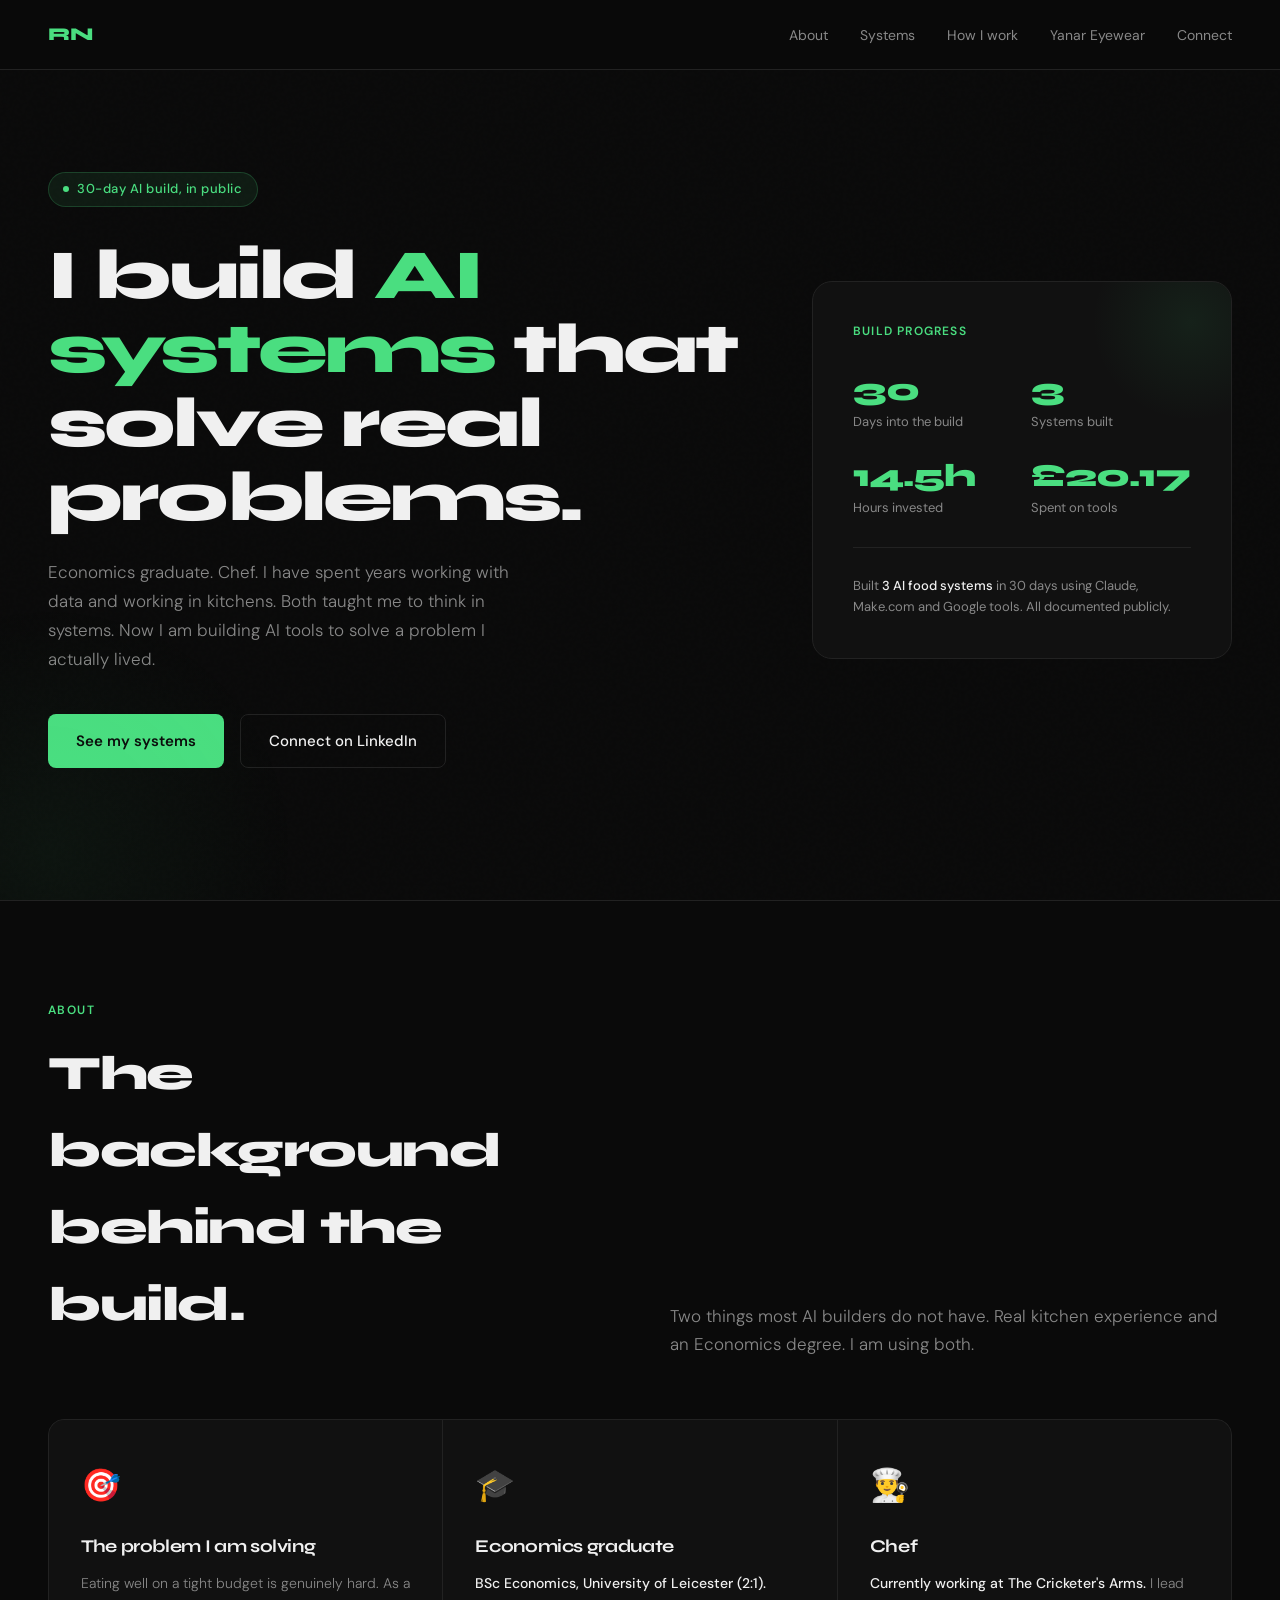
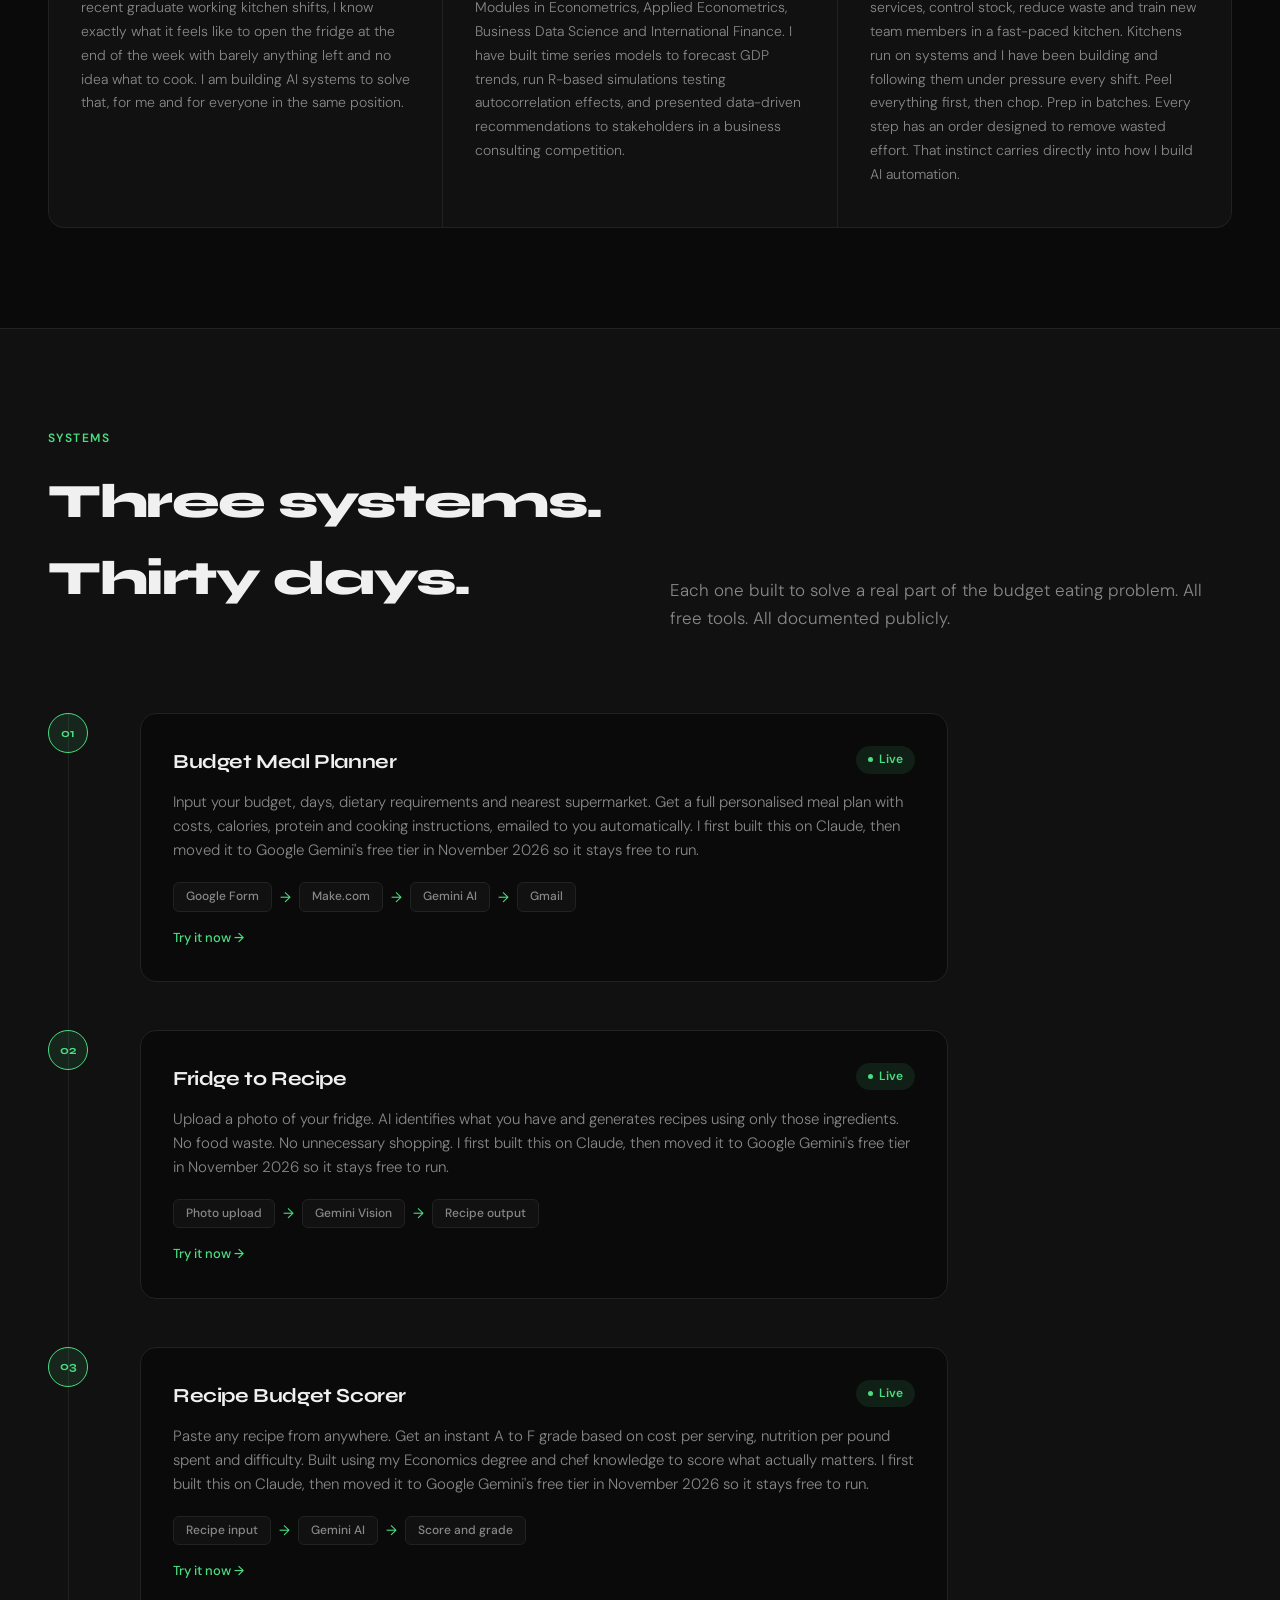
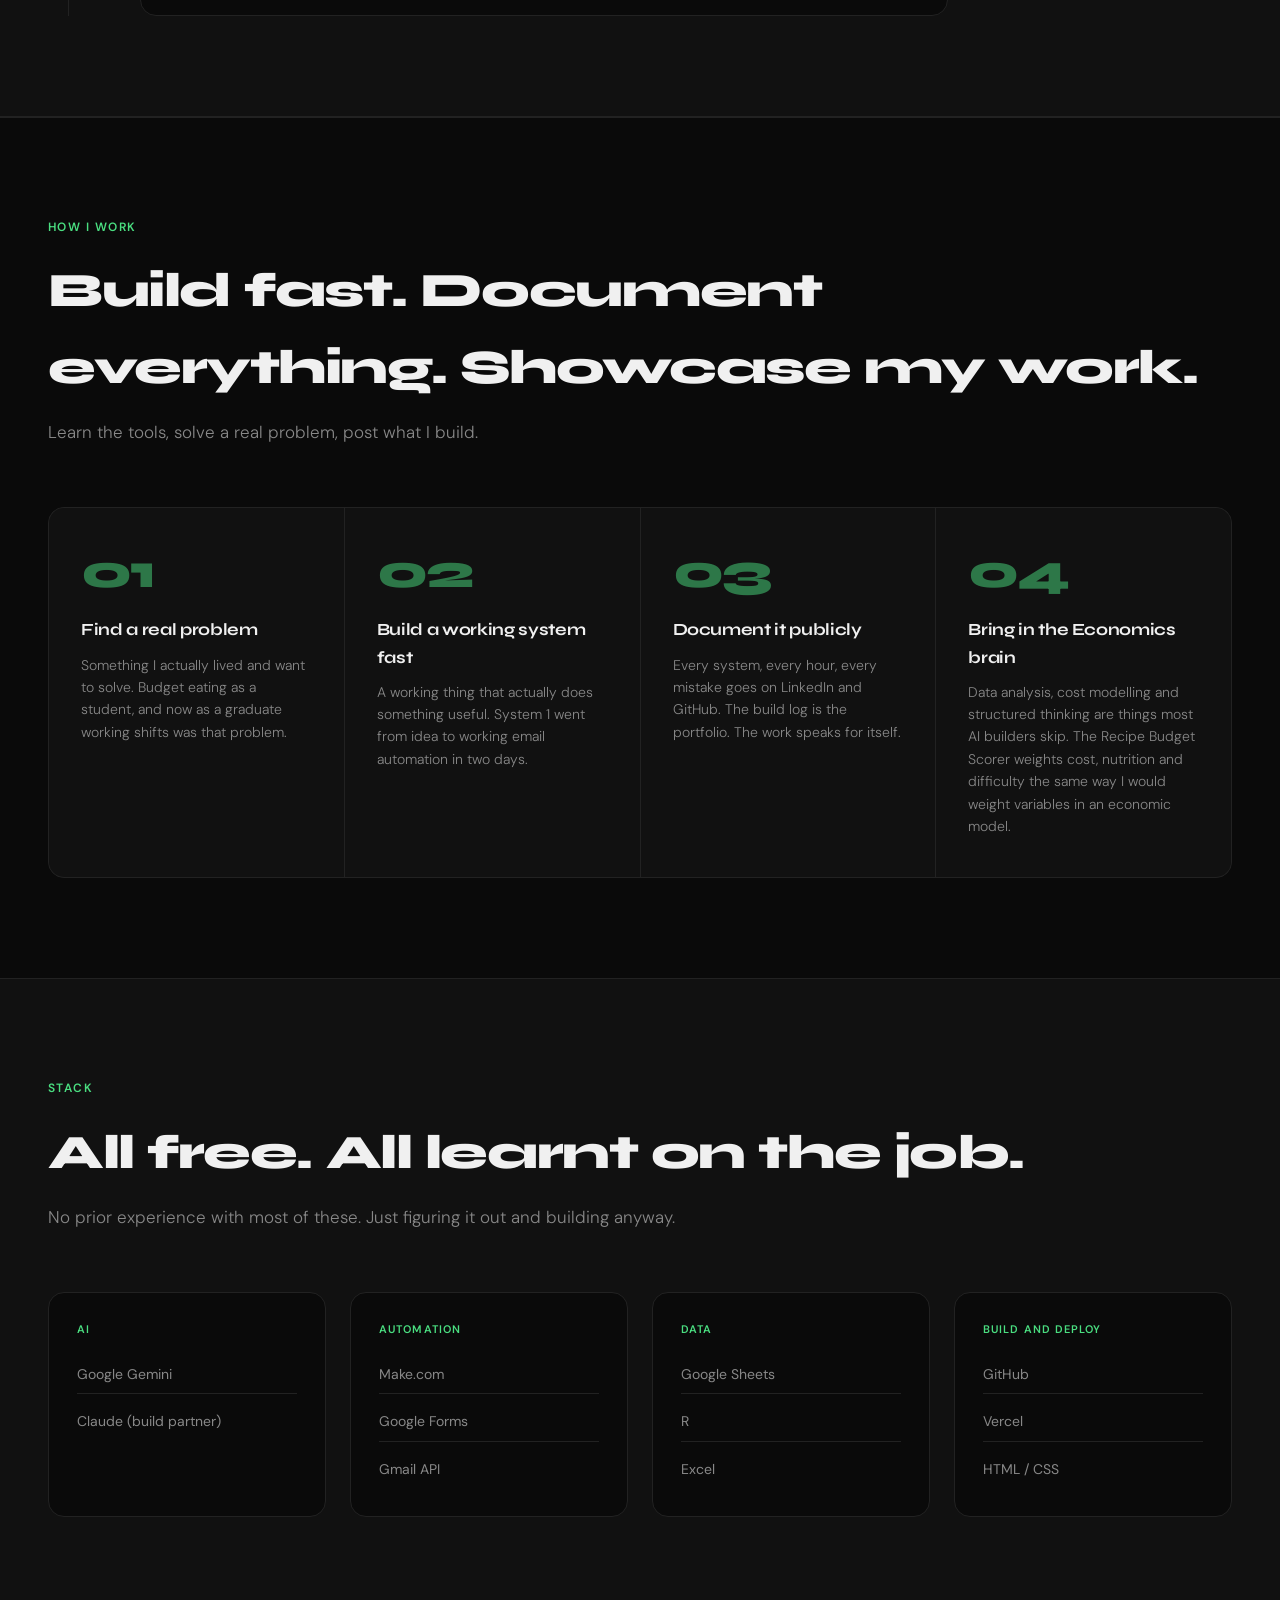
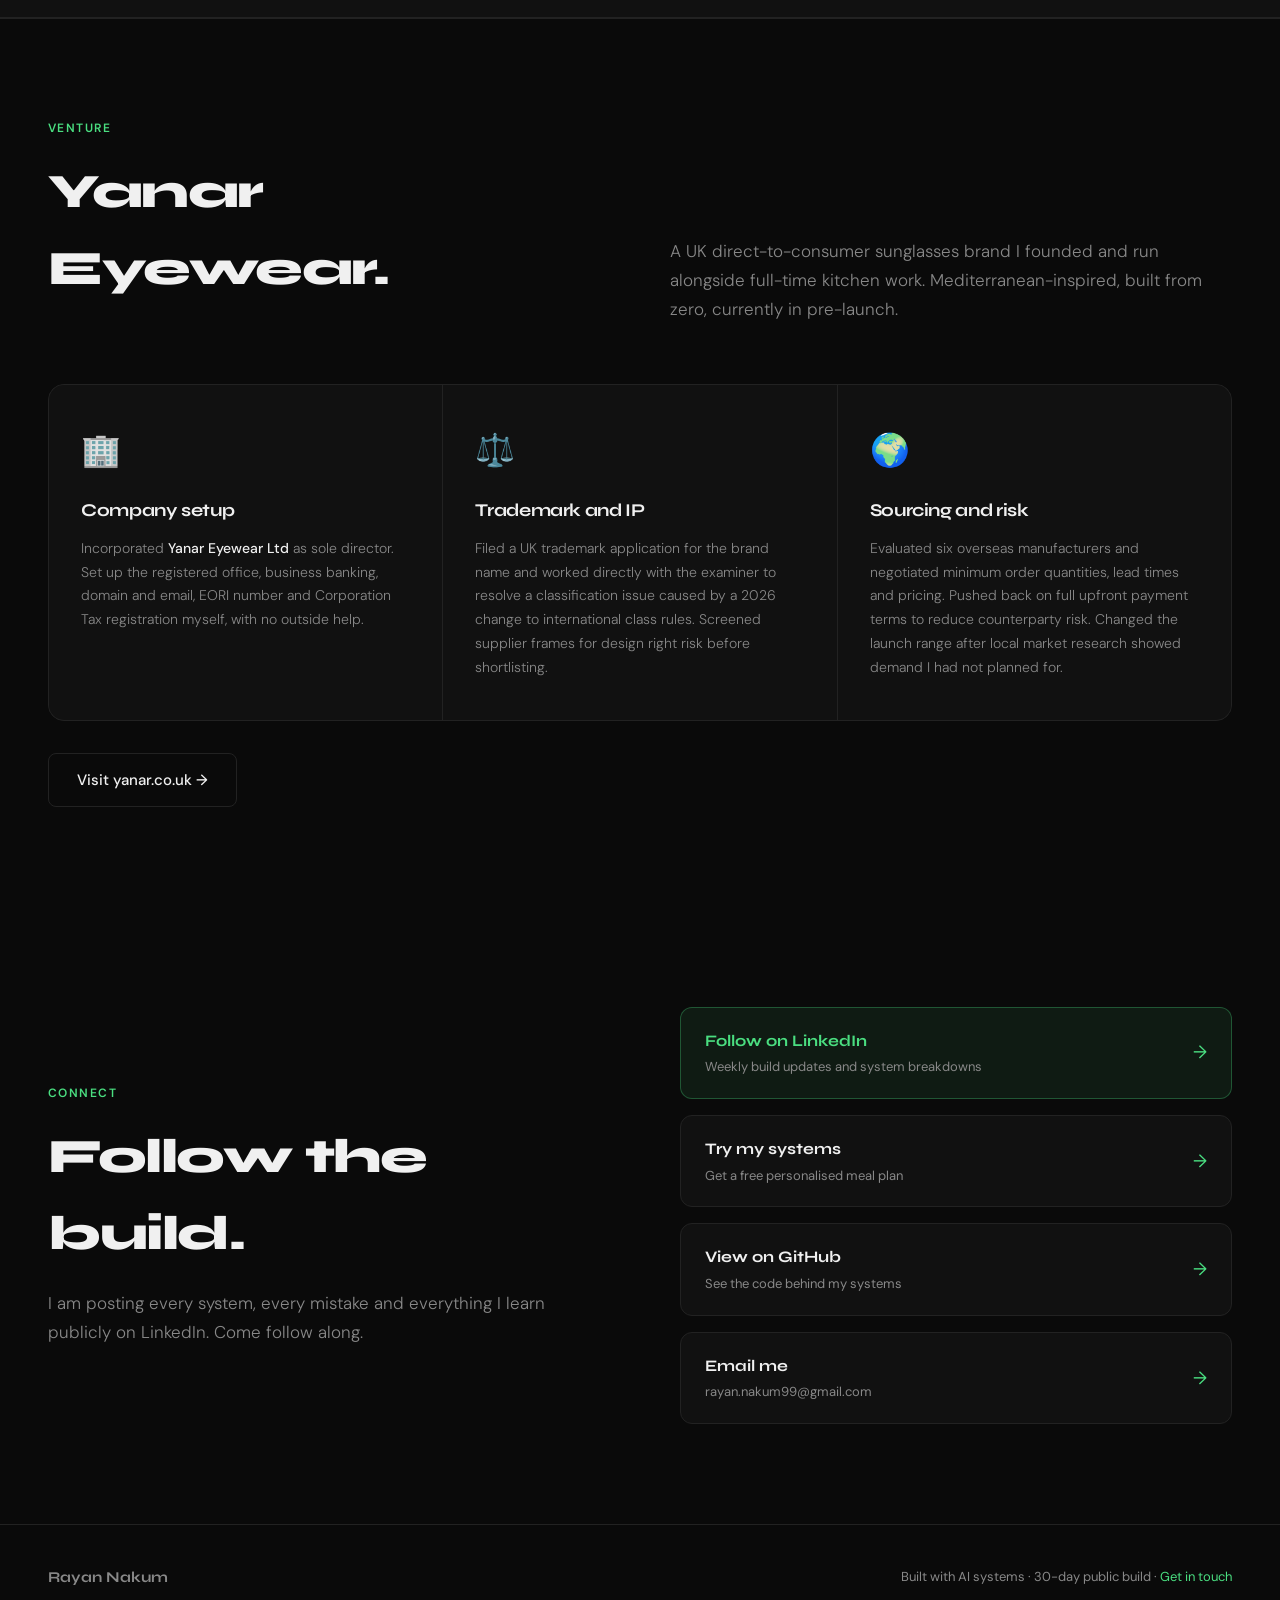
<file: index.html>
<!-- Copyright 2026 Rayan Nakum. rayannakum.co.uk. All rights reserved. -->
<!DOCTYPE html>
<html lang="en">
<head>
  <meta charset="UTF-8" />
  <meta name="viewport" content="width=device-width, initial-scale=1.0" />
  <title>Rayan Nakum | AI Systems Builder and Economics Graduate</title>
  <meta name="description" content="Rayan Nakum is an Economics graduate and Chef building AI food automation systems in public. Solving real budget eating problems with Claude, Make.com and Google tools." />
  <meta name="keywords" content="Rayan Nakum, AI systems, budget meal planner, AI automation, Economics graduate, Chef, Make.com, Claude AI" />
  <meta name="author" content="Rayan Nakum" />
  <link rel="canonical" href="https://rayannakum.co.uk" />
  <meta property="og:type" content="website" />
  <meta property="og:url" content="https://rayannakum.co.uk" />
  <meta property="og:title" content="Rayan Nakum | AI Systems Builder" />
  <meta property="og:description" content="Economics graduate and Chef building AI food automation systems in public. 3 systems. 30 days. All free tools." />
  <meta property="og:image" content="https://rayannakum.co.uk/og-image.png" />
  <meta property="og:site_name" content="Rayan Nakum" />
  <meta name="twitter:card" content="summary_large_image" />
  <meta name="twitter:title" content="Rayan Nakum | AI Systems Builder" />
  <meta name="twitter:description" content="Economics graduate and Chef building AI food automation systems in public. 3 systems. 30 days. All free tools." />
  <meta name="twitter:image" content="https://rayannakum.co.uk/og-image.png" />
  <meta name="robots" content="index, follow" />
  <link href="https://fonts.googleapis.com/css2?family=Syne:wght@400;600;700;800&family=DM+Sans:ital,wght@0,300;0,400;0,500;1,300&display=swap" rel="stylesheet" />
  <style>
    *, *::before, *::after { box-sizing: border-box; margin: 0; padding: 0; }
    :root {
      --bg: #0a0a0a; --bg2: #111111; --bg3: #161616;
      --border: #222222; --green: #4ade80;
      --text: #f0f0f0; --muted: #888888;
    }
    html { scroll-behavior: smooth; }
    body { background: var(--bg); color: var(--text); font-family: 'DM Sans', sans-serif; font-size: 16px; line-height: 1.6; overflow-x: hidden; }
    body::before { content: ''; position: fixed; inset: 0; background-image: url("data:image/svg+xml,%3Csvg viewBox='0 0 256 256' xmlns='http://www.w3.org/2000/svg'%3E%3Cfilter id='noise'%3E%3CfeTurbulence type='fractalNoise' baseFrequency='0.9' numOctaves='4' stitchTiles='stitch'/%3E%3C/filter%3E%3Crect width='100%25' height='100%25' filter='url(%23noise)' opacity='0.03'/%3E%3C/svg%3E"); pointer-events: none; z-index: 0; opacity: 0.4; }
    nav { position: fixed; top: 0; left: 0; right: 0; z-index: 100; padding: 20px 48px; display: flex; justify-content: space-between; align-items: center; background: rgba(10,10,10,0.85); backdrop-filter: blur(12px); border-bottom: 1px solid var(--border); }
    .nav-logo { font-family: 'Syne', sans-serif; font-weight: 800; font-size: 18px; color: var(--green); text-decoration: none; }
    .nav-links { display: flex; gap: 32px; list-style: none; }
    .nav-links a { color: var(--muted); text-decoration: none; font-size: 14px; transition: color 0.2s; }
    .nav-links a:hover { color: var(--text); }
    .btn-primary { display: inline-flex; align-items: center; gap: 8px; background: var(--green); color: #0a0a0a; font-weight: 600; font-size: 15px; padding: 14px 28px; border-radius: 8px; text-decoration: none; transition: all 0.2s; font-family: 'DM Sans', sans-serif; }
    .btn-primary:hover { background: #86efac; transform: translateY(-1px); }
    .btn-secondary { display: inline-flex; align-items: center; gap: 8px; background: transparent; color: var(--text); font-weight: 500; font-size: 15px; padding: 14px 28px; border-radius: 8px; text-decoration: none; border: 1px solid var(--border); transition: all 0.2s; }
    .btn-secondary:hover { border-color: var(--green); color: var(--green); }
    .section-label { font-size: 12px; font-weight: 600; color: var(--green); letter-spacing: 0.12em; text-transform: uppercase; margin-bottom: 16px; }
    .section-title { font-family: 'Syne', sans-serif; font-size: clamp(32px, 4vw, 48px); font-weight: 800; letter-spacing: -0.03em; margin-bottom: 16px; }
    .section-sub { color: var(--muted); font-size: 17px; line-height: 1.7; margin-bottom: 60px; font-weight: 300; }
    @keyframes pulse { 0%, 100% { opacity: 1; } 50% { opacity: 0.3; } }
    @keyframes fadeUp { to { opacity: 1; transform: translateY(0); } }
    .fade-in { opacity: 0; transform: translateY(20px); animation: fadeUp 0.6s ease forwards; }
    .fade-in:nth-child(1) { animation-delay: 0.1s; }
    .fade-in:nth-child(2) { animation-delay: 0.2s; }
    .fade-in:nth-child(3) { animation-delay: 0.3s; }
    .fade-in:nth-child(4) { animation-delay: 0.4s; }

    /* HERO */
    .hero { min-height: 100vh; display: grid; grid-template-columns: 1fr 420px; gap: 60px; align-items: center; padding: 120px 48px 80px; position: relative; overflow: hidden; }
    .hero::after { content: ''; position: absolute; bottom: -200px; left: -200px; width: 500px; height: 500px; background: radial-gradient(circle, rgba(74,222,128,0.05) 0%, transparent 70%); pointer-events: none; }
    .hero-left { display: flex; flex-direction: column; }
    .hero-tag { display: inline-flex; align-items: center; gap: 8px; background: rgba(74,222,128,0.08); border: 1px solid rgba(74,222,128,0.2); color: var(--green); font-size: 13px; font-weight: 500; padding: 6px 14px; border-radius: 100px; margin-bottom: 32px; width: fit-content; letter-spacing: 0.04em; }
    .hero-tag::before { content: ''; width: 6px; height: 6px; background: var(--green); border-radius: 50%; animation: pulse 2s infinite; }
    .hero h1 { font-family: 'Syne', sans-serif; font-weight: 800; font-size: clamp(40px, 5.5vw, 72px); line-height: 1.05; letter-spacing: -0.04em; margin-bottom: 24px; }
    .hero h1 em { font-style: normal; color: var(--green); }
    .hero-sub { font-size: 17px; color: var(--muted); line-height: 1.7; margin-bottom: 40px; font-weight: 300; max-width: 480px; }
    .hero-cta { display: flex; gap: 16px; flex-wrap: wrap; }
    .stats-card { background: var(--bg2); border: 1px solid var(--border); border-radius: 20px; padding: 40px; position: relative; overflow: hidden; }
    .stats-card::before { content: ''; position: absolute; top: -60px; right: -60px; width: 200px; height: 200px; background: radial-gradient(circle, rgba(74,222,128,0.08) 0%, transparent 70%); }
    .stats-card-label { font-size: 12px; font-weight: 600; color: var(--green); letter-spacing: 0.1em; text-transform: uppercase; margin-bottom: 32px; }
    .stats-grid { display: grid; grid-template-columns: 1fr 1fr; gap: 28px; }
    .stat-value { font-family: 'Syne', sans-serif; font-size: 32px; font-weight: 800; color: var(--green); letter-spacing: -0.03em; line-height: 1; margin-bottom: 6px; }
    .stat-label { font-size: 13px; color: var(--muted); }
    .stats-divider { height: 1px; background: var(--border); margin: 28px 0; }
    .stats-note { font-size: 13px; color: var(--muted); line-height: 1.6; }
    .stats-note strong { color: var(--text); font-weight: 500; }

    /* ABOUT */
    .about-section { padding: 100px 48px; border-top: 1px solid var(--border); }
    .about-header { display: grid; grid-template-columns: 1fr 1fr; gap: 60px; align-items: end; margin-bottom: 60px; }
    .about-header .section-sub { margin-bottom: 0; }
    .about-row { display: grid; grid-template-columns: repeat(3, 1fr); gap: 1px; background: var(--border); border: 1px solid var(--border); border-radius: 16px; overflow: hidden; }
    .about-col { background: var(--bg2); padding: 40px 32px; transition: background 0.2s; }
    .about-col:hover { background: var(--bg3); }
    .about-col-icon { font-size: 32px; margin-bottom: 20px; display: block; }
    .about-col h3 { font-family: 'Syne', sans-serif; font-size: 18px; font-weight: 700; margin-bottom: 12px; letter-spacing: -0.02em; }
    .about-col p { color: var(--muted); font-size: 14px; line-height: 1.7; font-weight: 300; }
    .about-col p strong { color: var(--text); font-weight: 500; }

    /* SYSTEMS TIMELINE */
    .systems-section { padding: 100px 48px; background: var(--bg2); border-top: 1px solid var(--border); border-bottom: 1px solid var(--border); }
    .systems-header { display: grid; grid-template-columns: 1fr 1fr; gap: 60px; align-items: end; margin-bottom: 80px; }
    .systems-header .section-sub { margin-bottom: 0; }
    .timeline { position: relative; max-width: 900px; }
    .timeline::before { content: ''; position: absolute; left: 20px; top: 0; bottom: 0; width: 1px; background: var(--border); }
    .timeline-item { display: grid; grid-template-columns: 60px 1fr; gap: 32px; position: relative; }
    .timeline-item:not(:last-child) { padding-bottom: 48px; }
    .timeline-dot { width: 40px; height: 40px; border-radius: 50%; background: var(--bg); border: 1px solid var(--border); display: flex; align-items: center; justify-content: center; font-family: 'Syne', sans-serif; font-size: 12px; font-weight: 700; color: var(--muted); flex-shrink: 0; position: relative; z-index: 1; }
    .timeline-dot.live { background: rgba(74,222,128,0.1); border-color: var(--green); color: var(--green); }
    .timeline-dot.building { background: rgba(251,191,36,0.1); border-color: #fbbf24; color: #fbbf24; }
    .timeline-content { background: var(--bg); border: 1px solid var(--border); border-radius: 16px; padding: 32px; transition: border-color 0.2s; }
    .timeline-content:hover { border-color: rgba(74,222,128,0.3); }
    .timeline-header { display: flex; justify-content: space-between; align-items: flex-start; margin-bottom: 12px; flex-wrap: wrap; gap: 12px; }
    .timeline-title { font-family: 'Syne', sans-serif; font-size: 20px; font-weight: 700; letter-spacing: -0.02em; }
    .system-status { display: inline-flex; align-items: center; gap: 6px; font-size: 12px; font-weight: 600; padding: 4px 12px; border-radius: 100px; }
    .status-dot { width: 5px; height: 5px; border-radius: 50%; }
    .status-live { background: rgba(74,222,128,0.1); color: var(--green); }
    .status-live .status-dot { background: var(--green); animation: pulse 2s infinite; }
    .status-building { background: rgba(251,191,36,0.1); color: #fbbf24; }
    .status-building .status-dot { background: #fbbf24; }
    .status-planned { background: rgba(136,136,136,0.1); color: var(--muted); }
    .status-planned .status-dot { background: var(--muted); }
    .timeline-desc { color: var(--muted); font-size: 15px; line-height: 1.6; font-weight: 300; margin-bottom: 20px; }
    .timeline-flow { display: flex; align-items: center; gap: 8px; flex-wrap: wrap; }
    .flow-step { background: var(--bg2); border: 1px solid var(--border); border-radius: 6px; padding: 4px 12px; font-size: 12px; font-weight: 500; color: var(--muted); }
    .flow-arrow { color: var(--green); font-size: 14px; }
    .timeline-link { display: inline-flex; align-items: center; gap: 6px; color: var(--green); font-size: 13px; font-weight: 500; text-decoration: none; margin-top: 16px; transition: gap 0.2s; }
    .timeline-link:hover { gap: 10px; }

    /* PROCESS */
    .process-section { padding: 100px 48px; border-top: 1px solid var(--border); }
    .process-steps { display: grid; grid-template-columns: repeat(4, 1fr); gap: 1px; background: var(--border); border: 1px solid var(--border); border-radius: 16px; overflow: hidden; }
    .process-step { background: var(--bg2); padding: 40px 32px; transition: background 0.2s; }
    .process-step:hover { background: var(--bg3); }
    .process-step-num { font-family: 'Syne', sans-serif; font-size: 48px; font-weight: 800; color: rgba(74,222,128,0.5); letter-spacing: -0.04em; line-height: 1; margin-bottom: 20px; }
    .process-step h3 { font-family: 'Syne', sans-serif; font-size: 17px; font-weight: 700; margin-bottom: 10px; letter-spacing: -0.02em; }
    .process-step p { color: var(--muted); font-size: 14px; line-height: 1.6; font-weight: 300; }

    /* STACK */
    .stack-section { padding: 100px 48px; background: var(--bg2); border-top: 1px solid var(--border); border-bottom: 1px solid var(--border); }
    .stack-categories { display: grid; grid-template-columns: repeat(4, 1fr); gap: 24px; }
    .stack-cat { background: var(--bg); border: 1px solid var(--border); border-radius: 16px; padding: 28px; }
    .stack-cat-label { font-size: 11px; font-weight: 600; color: var(--green); letter-spacing: 0.1em; text-transform: uppercase; margin-bottom: 16px; }
    .stack-items { display: flex; flex-direction: column; gap: 8px; }
    .stack-item { font-size: 14px; color: var(--muted); font-weight: 400; padding: 8px 0; border-bottom: 1px solid var(--border); transition: color 0.2s; }
    .stack-item:last-child { border-bottom: none; }
    .stack-item:hover { color: var(--text); }

    /* CONNECT */
    .connect-section { padding: 100px 48px; display: grid; grid-template-columns: 1fr 1fr; gap: 80px; align-items: center; }
    .connect-left .section-sub { margin-bottom: 0; }
    .connect-right { display: flex; flex-direction: column; gap: 16px; }
    .connect-link { display: flex; align-items: center; justify-content: space-between; background: var(--bg2); border: 1px solid var(--border); border-radius: 12px; padding: 20px 24px; text-decoration: none; color: var(--text); transition: all 0.2s; }
    .connect-link:hover { border-color: var(--green); background: var(--bg3); }
    .connect-link-left { display: flex; flex-direction: column; gap: 4px; }
    .connect-link-title { font-family: 'Syne', sans-serif; font-size: 16px; font-weight: 700; }
    .connect-link-sub { font-size: 13px; color: var(--muted); }
    .connect-link-arrow { color: var(--green); font-size: 18px; transition: transform 0.2s; }
    .connect-link:hover .connect-link-arrow { transform: translateX(4px); }
    .connect-link.primary { background: rgba(74,222,128,0.08); border-color: rgba(74,222,128,0.3); }
    .connect-link.primary .connect-link-title { color: var(--green); }

    /* FOOTER */
    footer { padding: 40px 48px; display: flex; justify-content: space-between; align-items: center; border-top: 1px solid var(--border); }
    .footer-name { font-family: 'Syne', sans-serif; font-weight: 700; font-size: 15px; color: var(--muted); }
    .footer-note { font-size: 13px; color: var(--muted); }
    .footer-note a { color: var(--green); text-decoration: none; }

    /* RESPONSIVE */
    @media (max-width: 900px) {
      nav { padding: 16px 24px; }
      .nav-links { display: none; }
      .hero { grid-template-columns: 1fr; padding: 100px 24px 60px; }
      .hero-right { display: block; }
      .hero-right { display: block; }
      .stats-card { padding: 28px 24px; }
      .stats-grid { gap: 20px; }
      .stat-value { font-size: 26px; }
      .about-section, .systems-section, .process-section, .stack-section { padding: 60px 24px; }
      .about-header, .systems-header { grid-template-columns: 1fr; gap: 20px; }
      .about-row { grid-template-columns: 1fr; }
      .process-steps { grid-template-columns: 1fr 1fr; }
      .stack-categories { grid-template-columns: 1fr 1fr; }
      .connect-section { grid-template-columns: 1fr; padding: 60px 24px; gap: 40px; }
      footer { flex-direction: column; gap: 12px; text-align: center; padding: 32px 24px; }
    }
    @media (max-width: 600px) {
      .process-steps { grid-template-columns: 1fr; }
      .stack-categories { grid-template-columns: 1fr; }
    }
  </style>
</head>
<body>

  <nav>
    <a href="#" class="nav-logo">RN</a>
    <ul class="nav-links">
      <li><a href="#about">About</a></li>
      <li><a href="#systems">Systems</a></li>
      <li><a href="#process">How I work</a></li>
<li><a href="#yanar">Yanar Eyewear</a></li>
      <li><a href="#connect">Connect</a></li>
    </ul>
  </nav>

  <section class="hero">
    <div class="hero-left">
      <div class="hero-tag fade-in">30-day AI build, in public</div>
      <h1 class="fade-in">I build <em>AI systems</em> that solve real problems.</h1>
      <p class="hero-sub fade-in">Economics graduate. Chef. I have spent years working with data and working in kitchens. Both taught me to think in systems. Now I am building AI tools to solve a problem I actually lived.</p>
      <div class="hero-cta fade-in">
        <a href="#systems" class="btn-primary">See my systems</a>
        <a href="https://www.linkedin.com/in/rayan-nakum-2a639a245/" target="_blank" class="btn-secondary">Connect on LinkedIn</a>
      </div>
    </div>
    <div class="hero-right fade-in">
      <div class="stats-card">
        <div class="stats-card-label">Build progress</div>
        <div class="stats-grid">
          <div class="stat-item">
            <div class="stat-value">30</div>
            <div class="stat-label">Days into the build</div>
          </div>
          <div class="stat-item">
            <div class="stat-value">3</div>
            <div class="stat-label">Systems built</div>
          </div>
          <div class="stat-item">
            <div class="stat-value">14.5h</div>
            <div class="stat-label">Hours invested</div>
          </div>
          <div class="stat-item">
            <div class="stat-value">£20.17</div>
            <div class="stat-label">Spent on tools</div>
          </div>
        </div>
        <div class="stats-divider"></div>
        <p class="stats-note">Built <strong>3 AI food systems</strong> in 30 days using Claude, Make.com and Google tools. All documented publicly.</p>
      </div>
    </div>
  </section>

  <section class="about-section" id="about">
    <div class="about-header">
      <div>
        <div class="section-label">About</div>
        <h2 class="section-title">The background behind the build.</h2>
      </div>
      <p class="section-sub">Two things most AI builders do not have. Real kitchen experience and an Economics degree. I am using both.</p>
    </div>
    <div class="about-row">
      <div class="about-col">
        <span class="about-col-icon">🎯</span>
        <h3>The problem I am solving</h3>
        <p>Eating well on a tight budget is genuinely hard. As a recent graduate working kitchen shifts, I know exactly what it feels like to open the fridge at the end of the week with barely anything left and no idea what to cook. I am building AI systems to solve that, for me and for everyone in the same position.</p>
      </div>
      <div class="about-col">
        <span class="about-col-icon">🎓</span>
        <h3>Economics graduate</h3>
        <p><strong>BSc Economics, University of Leicester (2:1).</strong> Modules in Econometrics, Applied Econometrics, Business Data Science and International Finance. I have built time series models to forecast GDP trends, run R-based simulations testing autocorrelation effects, and presented data-driven recommendations to stakeholders in a business consulting competition.</p>
      </div>
      <div class="about-col">
        <span class="about-col-icon">👨‍🍳</span>
        <h3>Chef</h3>
        <p><strong>Currently working at The Cricketer's Arms.</strong> I lead services, control stock, reduce waste and train new team members in a fast-paced kitchen. Kitchens run on systems and I have been building and following them under pressure every shift. Peel everything first, then chop. Prep in batches. Every step has an order designed to remove wasted effort. That instinct carries directly into how I build AI automation.</p>
      </div>
    </div>
  </section>

  <section class="systems-section" id="systems">
    <div class="systems-header">
      <div>
        <div class="section-label">Systems</div>
        <h2 class="section-title">Three systems. Thirty days.</h2>
      </div>
      <p class="section-sub">Each one built to solve a real part of the budget eating problem. All free tools. All documented publicly.</p>
    </div>
    <div class="timeline">
      <div class="timeline-item">
        <div class="timeline-dot live">01</div>
        <div class="timeline-content">
          <div class="timeline-header">
            <span class="timeline-title">Budget Meal Planner</span>
            <span class="system-status status-live"><span class="status-dot"></span> Live</span>
          </div>
          <p class="timeline-desc">Input your budget, days, dietary requirements and nearest supermarket. Get a full personalised meal plan with costs, calories, protein and cooking instructions, emailed to you automatically. I first built this on Claude, then moved it to Google Gemini's free tier in November 2026 so it stays free to run.</p>
          <div class="timeline-flow">
            <span class="flow-step">Google Form</span>
            <span class="flow-arrow">→</span>
            <span class="flow-step">Make.com</span>
            <span class="flow-arrow">→</span>
            <span class="flow-step">Gemini AI</span>
            <span class="flow-arrow">→</span>
            <span class="flow-step">Gmail</span>
          </div>
          <a href="https://bit.ly/rayeats-mealplanner" target="_blank" class="timeline-link">Try it now →</a>
        </div>
      </div>
      <div class="timeline-item">
        <div class="timeline-dot live">02</div>
        <div class="timeline-content">
          <div class="timeline-header">
            <span class="timeline-title">Fridge to Recipe</span>
            <span class="system-status status-live"><span class="status-dot"></span> Live</span>
          </div>
          <p class="timeline-desc">Upload a photo of your fridge. AI identifies what you have and generates recipes using only those ingredients. No food waste. No unnecessary shopping. I first built this on Claude, then moved it to Google Gemini's free tier in November 2026 so it stays free to run.</p>
          <div class="timeline-flow">
            <span class="flow-step">Photo upload</span>
            <span class="flow-arrow">→</span>
            <span class="flow-step">Gemini Vision</span>
            <span class="flow-arrow">→</span>
            <span class="flow-step">Recipe output</span>
          </div>
          <a href="https://tools.rayannakum.co.uk/fridge-to-recipe" class="timeline-link">Try it now →</a>
        </div>
      </div>
      <div class="timeline-item">
        <div class="timeline-dot live">03</div>
        <div class="timeline-content">
          <div class="timeline-header">
            <span class="timeline-title">Recipe Budget Scorer</span>
            <span class="system-status status-live"><span class="status-dot"></span> Live</span>
          </div>
          <p class="timeline-desc">Paste any recipe from anywhere. Get an instant A to F grade based on cost per serving, nutrition per pound spent and difficulty. Built using my Economics degree and chef knowledge to score what actually matters. I first built this on Claude, then moved it to Google Gemini's free tier in November 2026 so it stays free to run.</p>
          <div class="timeline-flow">
            <span class="flow-step">Recipe input</span>
            <span class="flow-arrow">→</span>
            <span class="flow-step">Gemini AI</span>
            <span class="flow-arrow">→</span>
            <span class="flow-step">Score and grade</span>
          </div>
          <a href="https://tools.rayannakum.co.uk/recipe-scorer" class="timeline-link">Try it now →</a>
        </div>
      </div>
    </div>
  </section>

  <section class="process-section" id="process">
    <div class="section-label">How I work</div>
    <h2 class="section-title" style="margin-bottom: 12px;">Build fast. Document everything. Showcase my work.</h2>
    <p class="section-sub">Learn the tools, solve a real problem, post what I build.</p>
    <div class="process-steps">
      <div class="process-step">
        <div class="process-step-num">01</div>
        <h3>Find a real problem</h3>
        <p>Something I actually lived and want to solve. Budget eating as a student, and now as a graduate working shifts was that problem.</p>
      </div>
      <div class="process-step">
        <div class="process-step-num">02</div>
        <h3>Build a working system fast</h3>
        <p>A working thing that actually does something useful. System 1 went from idea to working email automation in two days.</p>
      </div>
      <div class="process-step">
        <div class="process-step-num">03</div>
        <h3>Document it publicly</h3>
        <p>Every system, every hour, every mistake goes on LinkedIn and GitHub. The build log is the portfolio. The work speaks for itself.</p>
      </div>
      <div class="process-step">
        <div class="process-step-num">04</div>
        <h3>Bring in the Economics brain</h3>
        <p>Data analysis, cost modelling and structured thinking are things most AI builders skip. The Recipe Budget Scorer weights cost, nutrition and difficulty the same way I would weight variables in an economic model.</p>
      </div>
    </div>
  </section>

  <section class="stack-section">
    <div class="section-label">Stack</div>
    <h2 class="section-title" style="margin-bottom: 12px;">All free. All learnt on the job.</h2>
    <p class="section-sub">No prior experience with most of these. Just figuring it out and building anyway.</p>
    <div class="stack-categories">
      <div class="stack-cat">
        <div class="stack-cat-label">AI</div>
        <div class="stack-items">
          <div class="stack-item">Google Gemini</div>
          <div class="stack-item">Claude (build partner)</div>
        </div>
      </div>
      <div class="stack-cat">
        <div class="stack-cat-label">Automation</div>
        <div class="stack-items">
          <div class="stack-item">Make.com</div>
          <div class="stack-item">Google Forms</div>
          <div class="stack-item">Gmail API</div>
        </div>
      </div>
      <div class="stack-cat">
        <div class="stack-cat-label">Data</div>
        <div class="stack-items">
          <div class="stack-item">Google Sheets</div>
          <div class="stack-item">R</div>
          <div class="stack-item">Excel</div>
        </div>
      </div>
      <div class="stack-cat">
        <div class="stack-cat-label">Build and deploy</div>
        <div class="stack-items">
          <div class="stack-item">GitHub</div>
          <div class="stack-item">Vercel</div>
          <div class="stack-item">HTML / CSS</div>
        </div>
      </div>
    </div>
  </section>

  <section class="about-section" id="yanar">
  <div class="about-header">
    <div>
      <div class="section-label">Venture</div>
      <h2 class="section-title">Yanar Eyewear.</h2>
    </div>
    <p class="section-sub">A UK direct-to-consumer sunglasses brand I founded and run alongside full-time kitchen work. Mediterranean-inspired, built from zero, currently in pre-launch.</p>
  </div>
  <div class="about-row">
    <div class="about-col">
      <span class="about-col-icon">🏢</span>
      <h3>Company setup</h3>
      <p>Incorporated <strong>Yanar Eyewear Ltd</strong> as sole director. Set up the registered office, business banking, domain and email, EORI number and Corporation Tax registration myself, with no outside help.</p>
    </div>
    <div class="about-col">
      <span class="about-col-icon">⚖️</span>
      <h3>Trademark and IP</h3>
      <p>Filed a UK trademark application for the brand name and worked directly with the examiner to resolve a classification issue caused by a 2026 change to international class rules. Screened supplier frames for design right risk before shortlisting.</p>
    </div>
    <div class="about-col">
      <span class="about-col-icon">🌍</span>
      <h3>Sourcing and risk</h3>
      <p>Evaluated six overseas manufacturers and negotiated minimum order quantities, lead times and pricing. Pushed back on full upfront payment terms to reduce counterparty risk. Changed the launch range after local market research showed demand I had not planned for.</p>
    </div>
  </div>
  <div style="margin-top: 32px;">
    <a href="https://yanar.co.uk" target="_blank" class="btn-secondary">Visit yanar.co.uk →</a>
  </div>
</section>

  <section class="connect-section" id="connect">
    <div class="connect-left">
      <div class="section-label">Connect</div>
      <h2 class="section-title">Follow the build.</h2>
      <p class="section-sub">I am posting every system, every mistake and everything I learn publicly on LinkedIn. Come follow along.</p>
    </div>
    <div class="connect-right">
      <a href="https://www.linkedin.com/in/rayan-nakum-2a639a245/" target="_blank" class="connect-link primary">
        <div class="connect-link-left">
          <span class="connect-link-title">Follow on LinkedIn</span>
          <span class="connect-link-sub">Weekly build updates and system breakdowns</span>
        </div>
        <span class="connect-link-arrow">→</span>
      </a>
      <a href="#systems" class="connect-link">
        <div class="connect-link-left">
          <span class="connect-link-title">Try my systems</span>
          <span class="connect-link-sub">Get a free personalised meal plan</span>
        </div>
        <span class="connect-link-arrow">→</span>
      </a>
      <a href="https://github.com/rayannakum99/ai-food-systems-tools" target="_blank" class="connect-link">
        <div class="connect-link-left">
          <span class="connect-link-title">View on GitHub</span>
          <span class="connect-link-sub">See the code behind my systems</span>
        </div>
        <span class="connect-link-arrow">→</span>
      </a>
      <a href="mailto:rayan.nakum99@gmail.com" class="connect-link">
        <div class="connect-link-left">
          <span class="connect-link-title">Email me</span>
          <span class="connect-link-sub" onclick="navigator.clipboard.writeText('rayan.nakum99@gmail.com'); this.textContent='Copied!'; setTimeout(()=>this.textContent='rayan.nakum99@gmail.com',2000)" style="cursor:pointer;" title="Click to copy">rayan.nakum99@gmail.com</span>
        </div>
        <span class="connect-link-arrow">→</span>
      </a>
    </div>
  </section>

  <footer>
    <span class="footer-name">Rayan Nakum</span>
    <span class="footer-note">Built with AI systems · 30-day public build · <a href="mailto:rayan.nakum99@gmail.com">Get in touch</a></span>
  </footer>

</body>
</html>
</file>
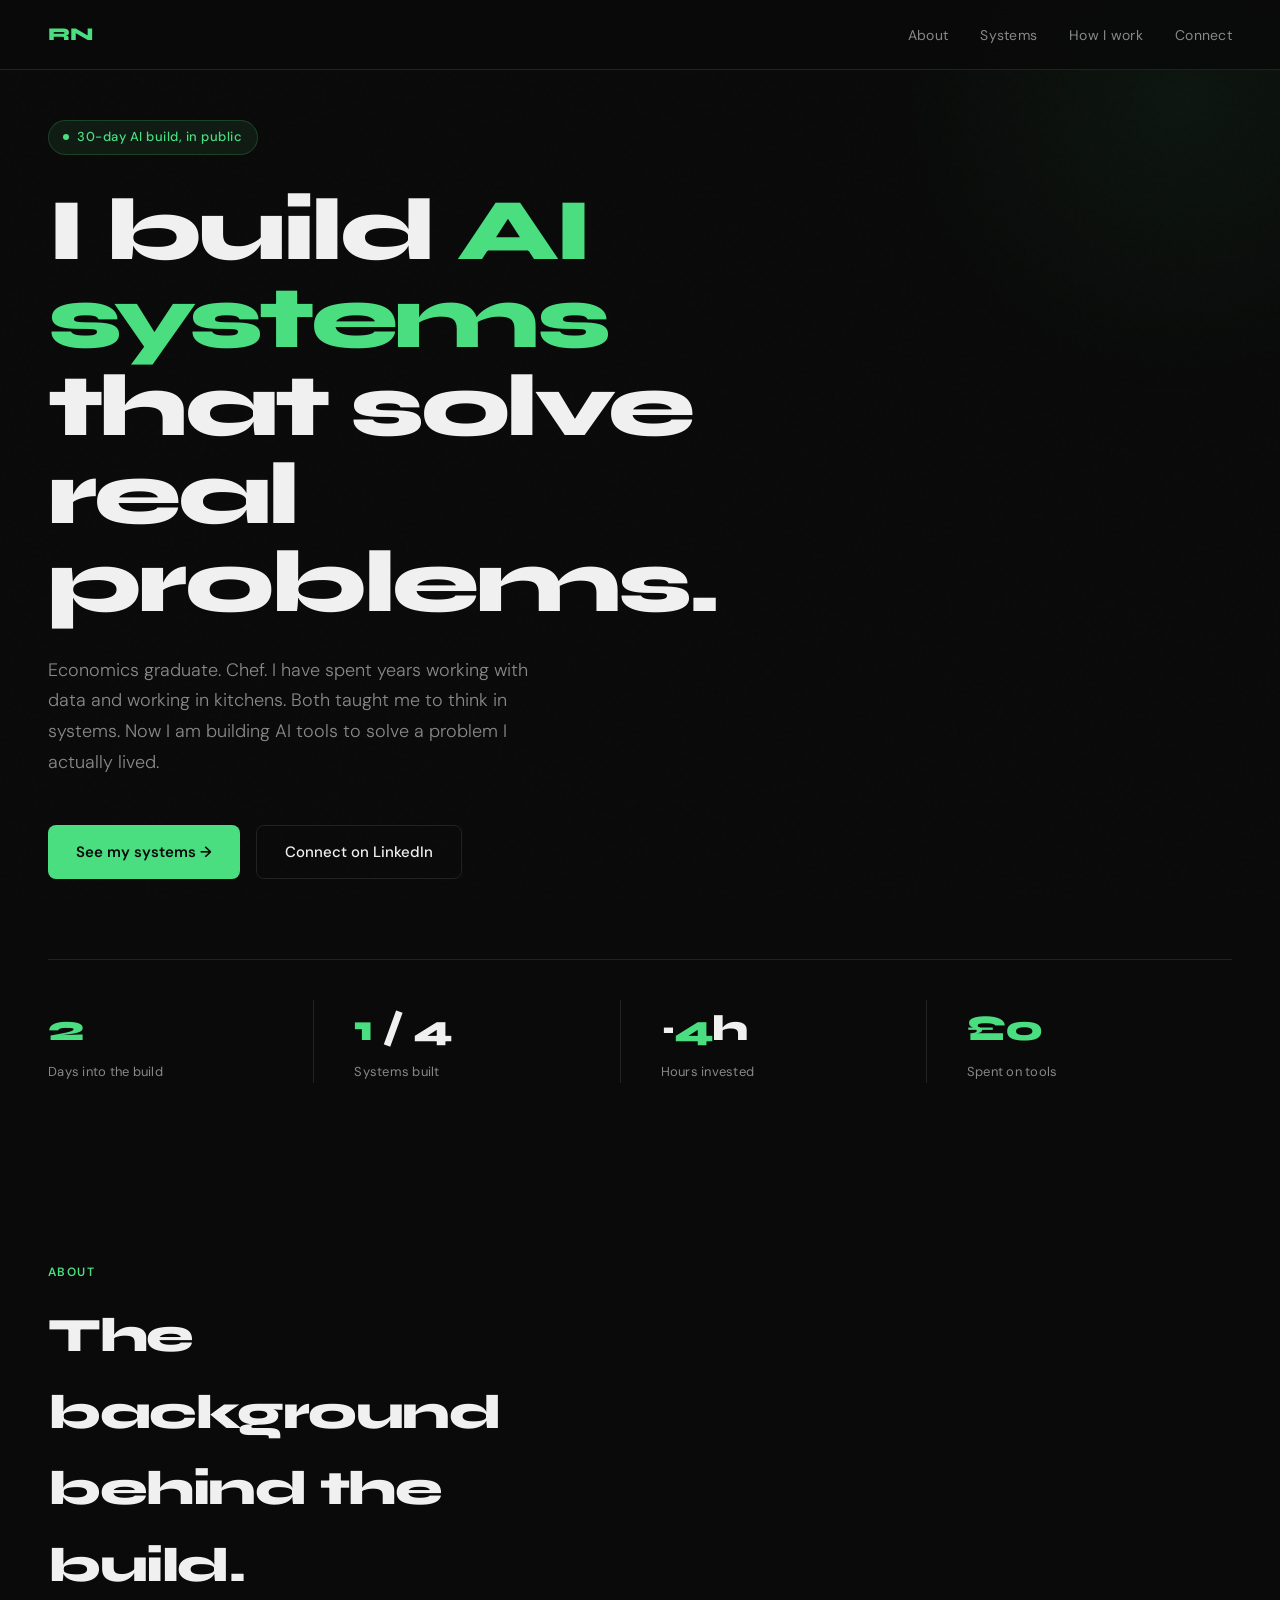
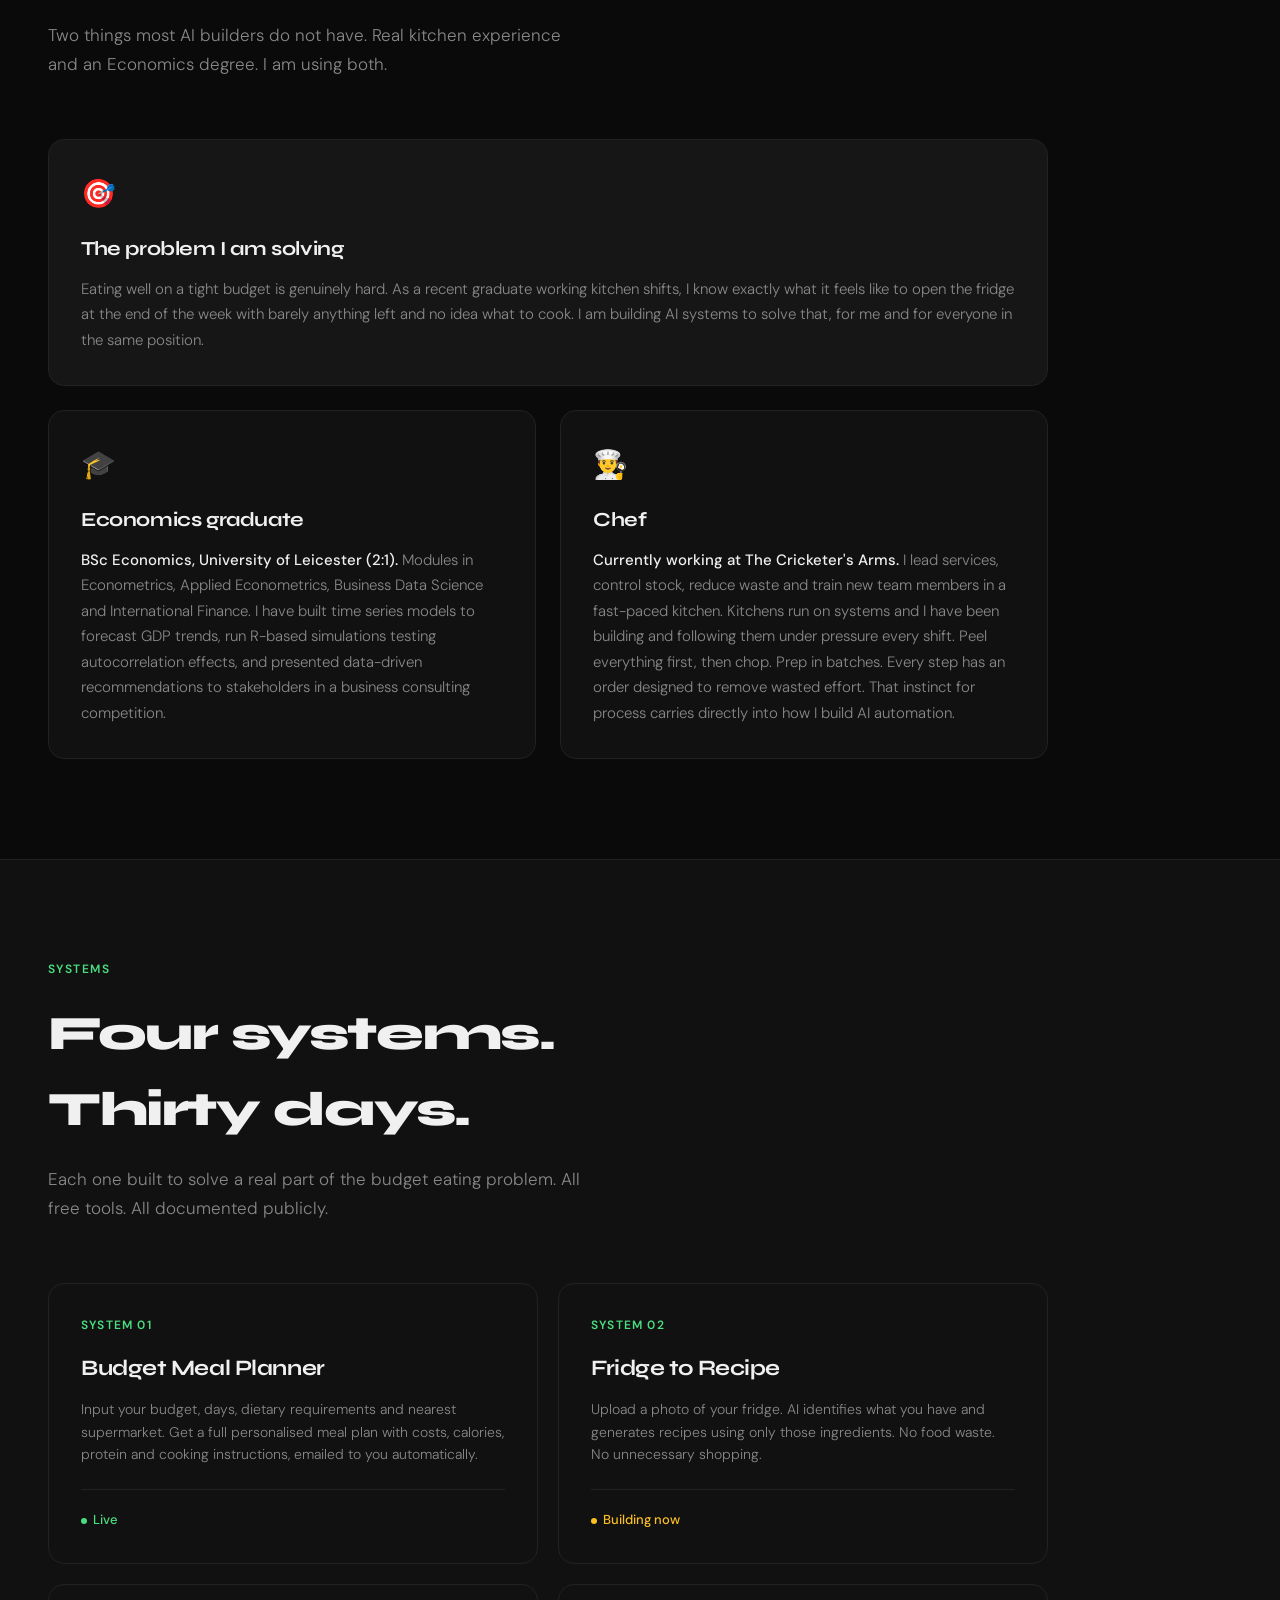
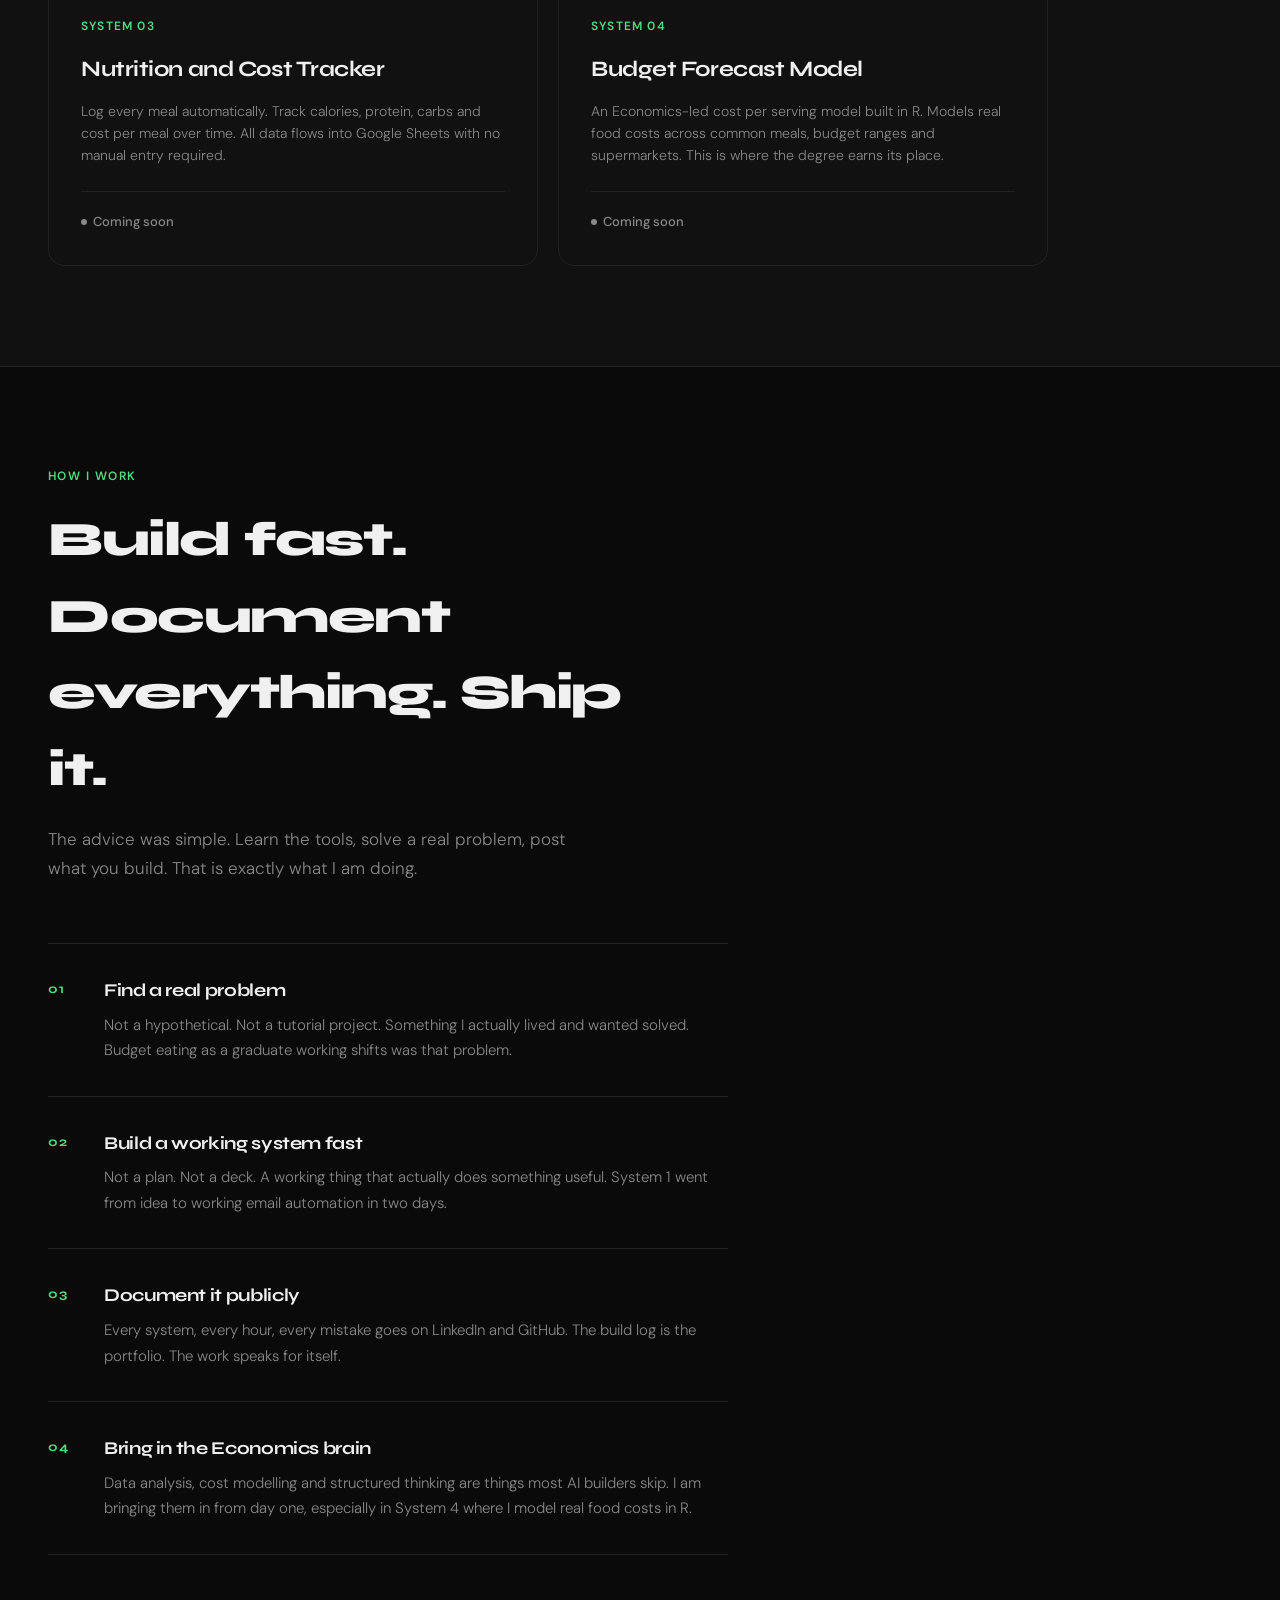
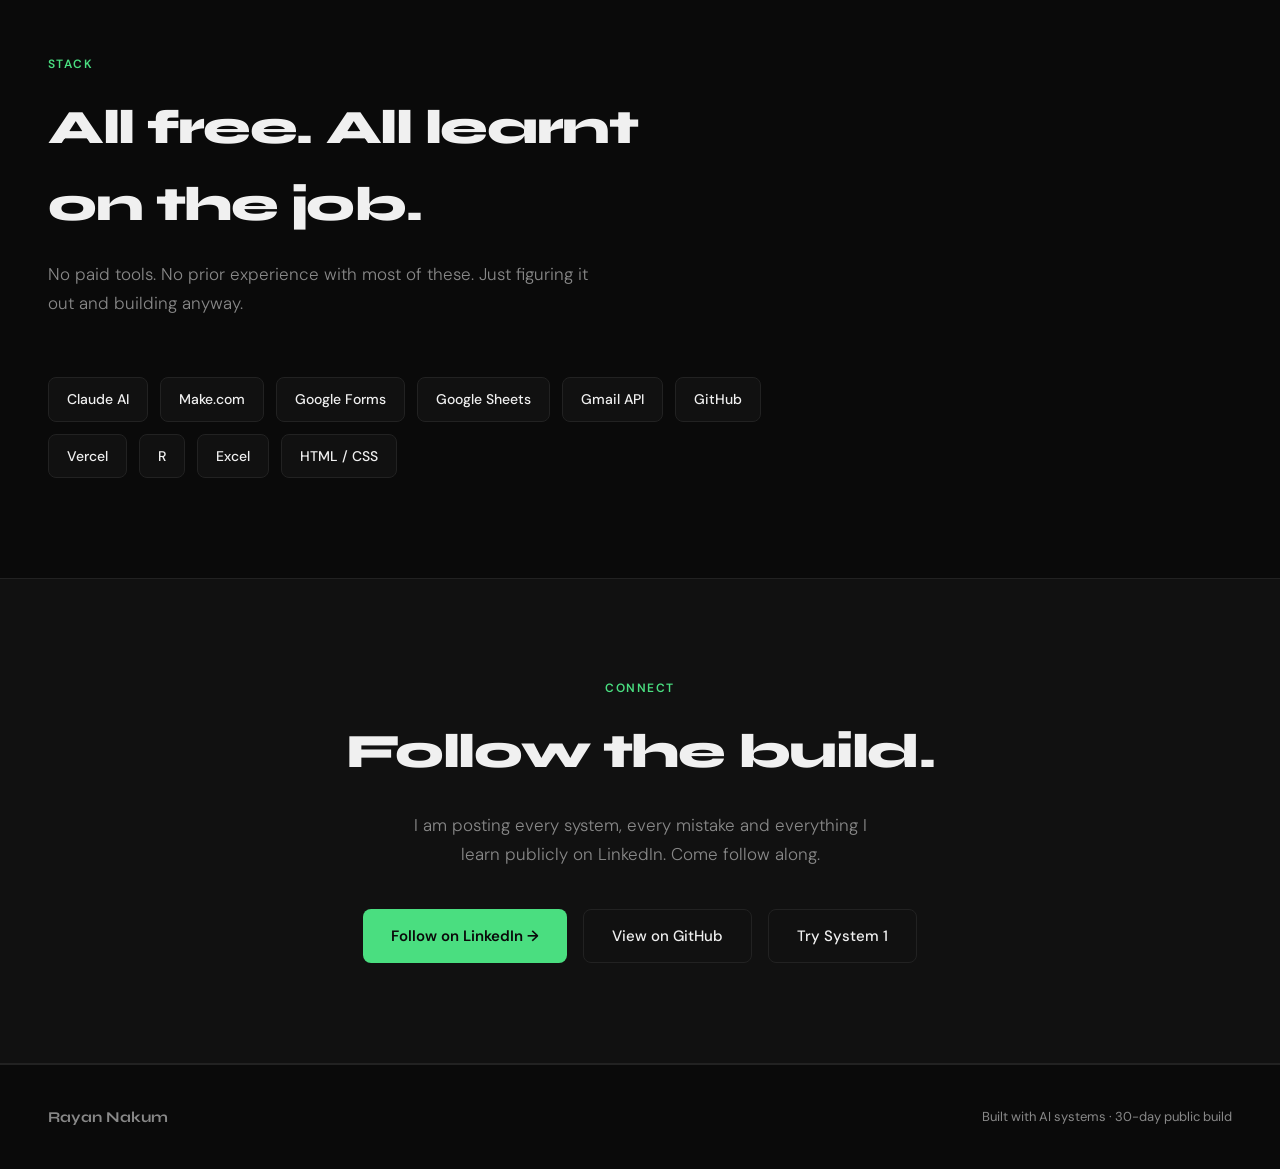
<file: Rayan Website.html>
<!DOCTYPE html>
<html lang="en">
<head>
  <meta charset="UTF-8" />
  <meta name="viewport" content="width=device-width, initial-scale=1.0" />
  <title>Rayan Nakum — AI Systems Builder</title>
  <link href="https://fonts.googleapis.com/css2?family=Syne:wght@400;600;700;800&family=DM+Sans:ital,wght@0,300;0,400;0,500;1,300&display=swap" rel="stylesheet" />
  <style>
    *, *::before, *::after { box-sizing: border-box; margin: 0; padding: 0; }

    :root {
      --bg: #0a0a0a;
      --bg2: #111111;
      --bg3: #161616;
      --border: #222222;
      --green: #4ade80;
      --green-dim: #166534;
      --text: #f0f0f0;
      --muted: #888888;
      --accent: #4ade80;
    }

    html { scroll-behavior: smooth; }

    body {
      background: var(--bg);
      color: var(--text);
      font-family: 'DM Sans', sans-serif;
      font-size: 16px;
      line-height: 1.6;
      overflow-x: hidden;
    }

    /* NOISE TEXTURE */
    body::before {
      content: '';
      position: fixed;
      inset: 0;
      background-image: url("data:image/svg+xml,%3Csvg viewBox='0 0 256 256' xmlns='http://www.w3.org/2000/svg'%3E%3Cfilter id='noise'%3E%3CfeTurbulence type='fractalNoise' baseFrequency='0.9' numOctaves='4' stitchTiles='stitch'/%3E%3C/filter%3E%3Crect width='100%25' height='100%25' filter='url(%23noise)' opacity='0.03'/%3E%3C/svg%3E");
      pointer-events: none;
      z-index: 0;
      opacity: 0.4;
    }

    /* NAV */
    nav {
      position: fixed;
      top: 0;
      left: 0;
      right: 0;
      z-index: 100;
      padding: 20px 48px;
      display: flex;
      justify-content: space-between;
      align-items: center;
      background: rgba(10,10,10,0.85);
      backdrop-filter: blur(12px);
      border-bottom: 1px solid var(--border);
    }

    .nav-logo {
      font-family: 'Syne', sans-serif;
      font-weight: 800;
      font-size: 18px;
      color: var(--green);
      text-decoration: none;
      letter-spacing: -0.02em;
    }

    .nav-links {
      display: flex;
      gap: 32px;
      list-style: none;
    }

    .nav-links a {
      color: var(--muted);
      text-decoration: none;
      font-size: 14px;
      font-weight: 400;
      transition: color 0.2s;
      letter-spacing: 0.02em;
    }

    .nav-links a:hover { color: var(--text); }

    /* HERO */
    .hero {
      min-height: 100vh;
      display: flex;
      flex-direction: column;
      justify-content: center;
      padding: 120px 48px 80px;
      position: relative;
      overflow: hidden;
    }

    .hero::after {
      content: '';
      position: absolute;
      top: -200px;
      right: -200px;
      width: 600px;
      height: 600px;
      background: radial-gradient(circle, rgba(74,222,128,0.06) 0%, transparent 70%);
      pointer-events: none;
    }

    .hero-tag {
      display: inline-flex;
      align-items: center;
      gap: 8px;
      background: rgba(74,222,128,0.08);
      border: 1px solid rgba(74,222,128,0.2);
      color: var(--green);
      font-size: 13px;
      font-weight: 500;
      padding: 6px 14px;
      border-radius: 100px;
      margin-bottom: 32px;
      width: fit-content;
      letter-spacing: 0.04em;
    }

    .hero-tag::before {
      content: '';
      width: 6px;
      height: 6px;
      background: var(--green);
      border-radius: 50%;
      animation: pulse 2s infinite;
    }

    @keyframes pulse {
      0%, 100% { opacity: 1; }
      50% { opacity: 0.3; }
    }

    .hero h1 {
      font-family: 'Syne', sans-serif;
      font-weight: 800;
      font-size: clamp(48px, 7vw, 88px);
      line-height: 1.0;
      letter-spacing: -0.04em;
      max-width: 800px;
      margin-bottom: 28px;
    }

    .hero h1 em {
      font-style: normal;
      color: var(--green);
    }

    .hero-sub {
      font-size: 18px;
      color: var(--muted);
      max-width: 520px;
      line-height: 1.7;
      margin-bottom: 48px;
      font-weight: 300;
    }

    .hero-cta {
      display: flex;
      gap: 16px;
      flex-wrap: wrap;
    }

    .btn-primary {
      display: inline-flex;
      align-items: center;
      gap: 8px;
      background: var(--green);
      color: #0a0a0a;
      font-weight: 600;
      font-size: 15px;
      padding: 14px 28px;
      border-radius: 8px;
      text-decoration: none;
      transition: all 0.2s;
      font-family: 'DM Sans', sans-serif;
    }

    .btn-primary:hover {
      background: #86efac;
      transform: translateY(-1px);
    }

    .btn-secondary {
      display: inline-flex;
      align-items: center;
      gap: 8px;
      background: transparent;
      color: var(--text);
      font-weight: 500;
      font-size: 15px;
      padding: 14px 28px;
      border-radius: 8px;
      text-decoration: none;
      border: 1px solid var(--border);
      transition: all 0.2s;
    }

    .btn-secondary:hover {
      border-color: var(--green);
      color: var(--green);
    }

    /* STATS */
    .stats {
      display: flex;
      gap: 0;
      margin-top: 80px;
      border-top: 1px solid var(--border);
      padding-top: 40px;
    }

    .stat {
      flex: 1;
      padding-right: 40px;
    }

    .stat:not(:last-child) {
      border-right: 1px solid var(--border);
      margin-right: 40px;
    }

    .stat-value {
      font-family: 'Syne', sans-serif;
      font-size: 36px;
      font-weight: 800;
      color: var(--text);
      letter-spacing: -0.03em;
    }

    .stat-value span { color: var(--green); }

    .stat-label {
      font-size: 13px;
      color: var(--muted);
      margin-top: 4px;
      letter-spacing: 0.02em;
    }

    /* SECTIONS */
    section {
      padding: 100px 48px;
      position: relative;
    }

    .section-label {
      font-size: 12px;
      font-weight: 600;
      color: var(--green);
      letter-spacing: 0.12em;
      text-transform: uppercase;
      margin-bottom: 16px;
    }

    .section-title {
      font-family: 'Syne', sans-serif;
      font-size: clamp(32px, 4vw, 48px);
      font-weight: 800;
      letter-spacing: -0.03em;
      margin-bottom: 16px;
      max-width: 600px;
    }

    .section-sub {
      color: var(--muted);
      font-size: 17px;
      max-width: 540px;
      line-height: 1.7;
      margin-bottom: 60px;
      font-weight: 300;
    }

    /* ABOUT */
    .about-grid {
      display: grid;
      grid-template-columns: 1fr 1fr;
      gap: 24px;
      max-width: 1000px;
    }

    .about-card {
      background: var(--bg2);
      border: 1px solid var(--border);
      border-radius: 16px;
      padding: 32px;
      transition: border-color 0.2s;
    }

    .about-card:hover { border-color: rgba(74,222,128,0.3); }

    .about-card:first-child {
      grid-column: span 2;
      background: var(--bg3);
    }

    .about-icon {
      font-size: 28px;
      margin-bottom: 16px;
    }

    .about-card h3 {
      font-family: 'Syne', sans-serif;
      font-size: 20px;
      font-weight: 700;
      margin-bottom: 12px;
      letter-spacing: -0.02em;
    }

    .about-card p {
      color: var(--muted);
      font-size: 15px;
      line-height: 1.7;
      font-weight: 300;
    }

    .about-card p strong {
      color: var(--text);
      font-weight: 500;
    }

    /* SYSTEMS */
    .systems-grid {
      display: grid;
      grid-template-columns: repeat(2, 1fr);
      gap: 20px;
      max-width: 1000px;
    }

    .system-card {
      background: var(--bg2);
      border: 1px solid var(--border);
      border-radius: 16px;
      padding: 32px;
      transition: all 0.3s;
      position: relative;
      overflow: hidden;
      text-decoration: none;
      color: inherit;
      display: block;
    }

    .system-card::before {
      content: '';
      position: absolute;
      top: 0;
      left: 0;
      right: 0;
      height: 2px;
      background: var(--green);
      transform: scaleX(0);
      transition: transform 0.3s;
      transform-origin: left;
    }

    .system-card:hover {
      border-color: rgba(74,222,128,0.3);
      transform: translateY(-2px);
    }

    .system-card:hover::before { transform: scaleX(1); }

    .system-num {
      font-size: 12px;
      font-weight: 600;
      color: var(--green);
      letter-spacing: 0.1em;
      text-transform: uppercase;
      margin-bottom: 16px;
    }

    .system-card h3 {
      font-family: 'Syne', sans-serif;
      font-size: 22px;
      font-weight: 700;
      letter-spacing: -0.02em;
      margin-bottom: 12px;
    }

    .system-card p {
      color: var(--muted);
      font-size: 14px;
      line-height: 1.6;
      margin-bottom: 24px;
      font-weight: 300;
    }

    .system-meta {
      display: flex;
      justify-content: space-between;
      align-items: center;
      padding-top: 20px;
      border-top: 1px solid var(--border);
    }

    .system-status {
      display: inline-flex;
      align-items: center;
      gap: 6px;
      font-size: 13px;
      font-weight: 500;
    }

    .status-dot {
      width: 6px;
      height: 6px;
      border-radius: 50%;
    }

    .status-live .status-dot { background: var(--green); animation: pulse 2s infinite; }
    .status-live { color: var(--green); }
    .status-building .status-dot { background: #fbbf24; }
    .status-building { color: #fbbf24; }
    .status-planned .status-dot { background: var(--muted); }
    .status-planned { color: var(--muted); }

    .system-link {
      font-size: 13px;
      color: var(--green);
      text-decoration: none;
      font-weight: 500;
      opacity: 0;
      transition: opacity 0.2s;
    }

    .system-card:hover .system-link { opacity: 1; }

    /* STACK */
    .stack-grid {
      display: flex;
      flex-wrap: wrap;
      gap: 12px;
      max-width: 800px;
    }

    .stack-badge {
      background: var(--bg2);
      border: 1px solid var(--border);
      border-radius: 8px;
      padding: 10px 18px;
      font-size: 14px;
      font-weight: 500;
      color: var(--text);
      transition: all 0.2s;
    }

    .stack-badge:hover {
      border-color: var(--green);
      color: var(--green);
    }

    /* PROCESS */
    .process-list {
      display: flex;
      flex-direction: column;
      gap: 0;
      max-width: 680px;
    }

    .process-item {
      display: flex;
      gap: 24px;
      padding: 32px 0;
      border-bottom: 1px solid var(--border);
    }

    .process-item:first-child { border-top: 1px solid var(--border); }

    .process-num {
      font-family: 'Syne', sans-serif;
      font-size: 13px;
      font-weight: 700;
      color: var(--green);
      min-width: 32px;
      padding-top: 3px;
      letter-spacing: 0.05em;
    }

    .process-content h3 {
      font-family: 'Syne', sans-serif;
      font-size: 18px;
      font-weight: 700;
      margin-bottom: 8px;
      letter-spacing: -0.02em;
    }

    .process-content p {
      color: var(--muted);
      font-size: 15px;
      line-height: 1.7;
      font-weight: 300;
    }

    /* CTA */
    .cta-section {
      background: var(--bg2);
      border-top: 1px solid var(--border);
      border-bottom: 1px solid var(--border);
      text-align: center;
      padding: 100px 48px;
    }

    .cta-section .section-title {
      max-width: 100%;
      margin: 0 auto 20px;
    }

    .cta-section .section-sub {
      max-width: 480px;
      margin: 0 auto 40px;
    }

    .cta-links {
      display: flex;
      gap: 16px;
      justify-content: center;
      flex-wrap: wrap;
    }

    /* FOOTER */
    footer {
      padding: 40px 48px;
      display: flex;
      justify-content: space-between;
      align-items: center;
      border-top: 1px solid var(--border);
    }

    .footer-name {
      font-family: 'Syne', sans-serif;
      font-weight: 700;
      font-size: 15px;
      color: var(--muted);
    }

    .footer-note {
      font-size: 13px;
      color: var(--muted);
    }

    /* FADE IN */
    .fade-in {
      opacity: 0;
      transform: translateY(20px);
      animation: fadeUp 0.6s ease forwards;
    }

    @keyframes fadeUp {
      to { opacity: 1; transform: translateY(0); }
    }

    .fade-in:nth-child(1) { animation-delay: 0.1s; }
    .fade-in:nth-child(2) { animation-delay: 0.2s; }
    .fade-in:nth-child(3) { animation-delay: 0.3s; }
    .fade-in:nth-child(4) { animation-delay: 0.4s; }

    @media (max-width: 768px) {
      nav { padding: 16px 24px; }
      .hero { padding: 100px 24px 60px; }
      section { padding: 60px 24px; }
      .about-grid, .systems-grid { grid-template-columns: 1fr; }
      .about-card:first-child { grid-column: span 1; }
      .stats { flex-direction: column; gap: 24px; }
      .stat:not(:last-child) { border-right: none; border-bottom: 1px solid var(--border); padding-bottom: 24px; margin-right: 0; }
      .nav-links { display: none; }
      footer { flex-direction: column; gap: 12px; text-align: center; }
      .cta-section { padding: 60px 24px; }
    }
  </style>
</head>
<body>

  <!-- NAV -->
  <nav>
    <a href="#" class="nav-logo">RN</a>
    <ul class="nav-links">
      <li><a href="#about">About</a></li>
      <li><a href="#systems">Systems</a></li>
      <li><a href="#process">How I work</a></li>
      <li><a href="#connect">Connect</a></li>
    </ul>
  </nav>

  <!-- HERO -->
  <section class="hero">
    <div class="hero-tag fade-in">30-day AI build, in public</div>
    <h1 class="fade-in">I build <em>AI systems</em> that solve real problems.</h1>
    <p class="hero-sub fade-in">Economics graduate. Chef. I have spent years working with data and working in kitchens. Both taught me to think in systems. Now I am building AI tools to solve a problem I actually lived.</p>
    <div class="hero-cta fade-in">
      <a href="#systems" class="btn-primary">See my systems →</a>
      <a href="https://www.linkedin.com/in/rayan-nakum-2a639a245/" target="_blank" class="btn-secondary">Connect on LinkedIn</a>
    </div>

    <div class="stats fade-in">
      <div class="stat">
        <div class="stat-value"><span id="days-count">2</span></div>
        <div class="stat-label">Days into the build</div>
      </div>
      <div class="stat">
        <div class="stat-value"><span>1</span> / 4</div>
        <div class="stat-label">Systems built</div>
      </div>
      <div class="stat">
        <div class="stat-value">~<span>4</span>h</div>
        <div class="stat-label">Hours invested</div>
      </div>
      <div class="stat">
        <div class="stat-value"><span>£0</span></div>
        <div class="stat-label">Spent on tools</div>
      </div>
    </div>
  </section>

  <!-- ABOUT -->
  <section id="about">
    <div class="section-label">About</div>
    <h2 class="section-title">The background behind the build.</h2>
    <p class="section-sub">Two things most AI builders do not have. Real kitchen experience and an Economics degree. I am using both.</p>

    <div class="about-grid">
      <div class="about-card">
        <div class="about-icon">🎯</div>
        <h3>The problem I am solving</h3>
        <p>Eating well on a tight budget is genuinely hard. As a recent graduate working kitchen shifts, I know exactly what it feels like to open the fridge at the end of the week with barely anything left and no idea what to cook. I am building AI systems to solve that, for me and for everyone in the same position.</p>
      </div>
      <div class="about-card">
        <div class="about-icon">🎓</div>
        <h3>Economics graduate</h3>
        <p><strong>BSc Economics, University of Leicester (2:1).</strong> Modules in Econometrics, Applied Econometrics, Business Data Science and International Finance. I have built time series models to forecast GDP trends, run R-based simulations testing autocorrelation effects, and presented data-driven recommendations to stakeholders in a business consulting competition.</p>
      </div>
      <div class="about-card">
        <div class="about-icon">👨‍🍳</div>
        <h3>Chef</h3>
        <p><strong>Currently working at The Cricketer's Arms.</strong> I lead services, control stock, reduce waste and train new team members in a fast-paced kitchen. Kitchens run on systems and I have been building and following them under pressure every shift. Peel everything first, then chop. Prep in batches. Every step has an order designed to remove wasted effort. That instinct for process carries directly into how I build AI automation.</p>
      </div>
    </div>
  </section>

  <!-- SYSTEMS -->
  <section id="systems" style="background: var(--bg2); border-top: 1px solid var(--border); border-bottom: 1px solid var(--border);">
    <div class="section-label">Systems</div>
    <h2 class="section-title">Four systems. Thirty days.</h2>
    <p class="section-sub">Each one built to solve a real part of the budget eating problem. All free tools. All documented publicly.</p>

    <div class="systems-grid">
      <div class="system-card">
        <div class="system-num">System 01</div>
        <h3>Budget Meal Planner</h3>
        <p>Input your budget, days, dietary requirements and nearest supermarket. Get a full personalised meal plan with costs, calories, protein and cooking instructions, emailed to you automatically.</p>
        <div class="system-meta">
          <span class="system-status status-live">
            <span class="status-dot"></span> Live
          </span>
          <a href="https://bit.ly/rayeats-mealplanner" target="_blank" class="system-link">Try it →</a>
        </div>
      </div>

      <div class="system-card">
        <div class="system-num">System 02</div>
        <h3>Fridge to Recipe</h3>
        <p>Upload a photo of your fridge. AI identifies what you have and generates recipes using only those ingredients. No food waste. No unnecessary shopping.</p>
        <div class="system-meta">
          <span class="system-status status-building">
            <span class="status-dot"></span> Building now
          </span>
        </div>
      </div>

      <div class="system-card">
        <div class="system-num">System 03</div>
        <h3>Nutrition and Cost Tracker</h3>
        <p>Log every meal automatically. Track calories, protein, carbs and cost per meal over time. All data flows into Google Sheets with no manual entry required.</p>
        <div class="system-meta">
          <span class="system-status status-planned">
            <span class="status-dot"></span> Coming soon
          </span>
        </div>
      </div>

      <div class="system-card">
        <div class="system-num">System 04</div>
        <h3>Budget Forecast Model</h3>
        <p>An Economics-led cost per serving model built in R. Models real food costs across common meals, budget ranges and supermarkets. This is where the degree earns its place.</p>
        <div class="system-meta">
          <span class="system-status status-planned">
            <span class="status-dot"></span> Coming soon
          </span>
        </div>
      </div>
    </div>
  </section>

  <!-- PROCESS -->
  <section id="process">
    <div class="section-label">How I work</div>
    <h2 class="section-title">Build fast. Document everything. Ship it.</h2>
    <p class="section-sub">The advice was simple. Learn the tools, solve a real problem, post what you build. That is exactly what I am doing.</p>

    <div class="process-list">
      <div class="process-item">
        <div class="process-num">01</div>
        <div class="process-content">
          <h3>Find a real problem</h3>
          <p>Not a hypothetical. Not a tutorial project. Something I actually lived and wanted solved. Budget eating as a graduate working shifts was that problem.</p>
        </div>
      </div>
      <div class="process-item">
        <div class="process-num">02</div>
        <div class="process-content">
          <h3>Build a working system fast</h3>
          <p>Not a plan. Not a deck. A working thing that actually does something useful. System 1 went from idea to working email automation in two days.</p>
        </div>
      </div>
      <div class="process-item">
        <div class="process-num">03</div>
        <div class="process-content">
          <h3>Document it publicly</h3>
          <p>Every system, every hour, every mistake goes on LinkedIn and GitHub. The build log is the portfolio. The work speaks for itself.</p>
        </div>
      </div>
      <div class="process-item">
        <div class="process-num">04</div>
        <div class="process-content">
          <h3>Bring in the Economics brain</h3>
          <p>Data analysis, cost modelling and structured thinking are things most AI builders skip. I am bringing them in from day one, especially in System 4 where I model real food costs in R.</p>
        </div>
      </div>
    </div>
  </section>

  <!-- STACK -->
  <section style="padding-top: 0;">
    <div class="section-label">Stack</div>
    <h2 class="section-title">All free. All learnt on the job.</h2>
    <p class="section-sub">No paid tools. No prior experience with most of these. Just figuring it out and building anyway.</p>
    <div class="stack-grid">
      <span class="stack-badge">Claude AI</span>
      <span class="stack-badge">Make.com</span>
      <span class="stack-badge">Google Forms</span>
      <span class="stack-badge">Google Sheets</span>
      <span class="stack-badge">Gmail API</span>
      <span class="stack-badge">GitHub</span>
      <span class="stack-badge">Vercel</span>
      <span class="stack-badge">R</span>
      <span class="stack-badge">Excel</span>
      <span class="stack-badge">HTML / CSS</span>
    </div>
  </section>

  <!-- CTA -->
  <section class="cta-section" id="connect">
    <div class="section-label">Connect</div>
    <h2 class="section-title">Follow the build.</h2>
    <p class="section-sub">I am posting every system, every mistake and everything I learn publicly on LinkedIn. Come follow along.</p>
    <div class="cta-links">
      <a href="https://www.linkedin.com/in/rayan-nakum-2a639a245/" target="_blank" class="btn-primary">Follow on LinkedIn →</a>
      <a href="https://github.com/rayannakum99/ai-food-systems" target="_blank" class="btn-secondary">View on GitHub</a>
      <a href="https://bit.ly/rayeats-mealplanner" target="_blank" class="btn-secondary">Try System 1</a>
    </div>
  </section>

  <!-- FOOTER -->
  <footer>
    <span class="footer-name">Rayan Nakum</span>
    <span class="footer-note">Built with AI systems · 30-day public build</span>
  </footer>

</body>
</html>
</file>
